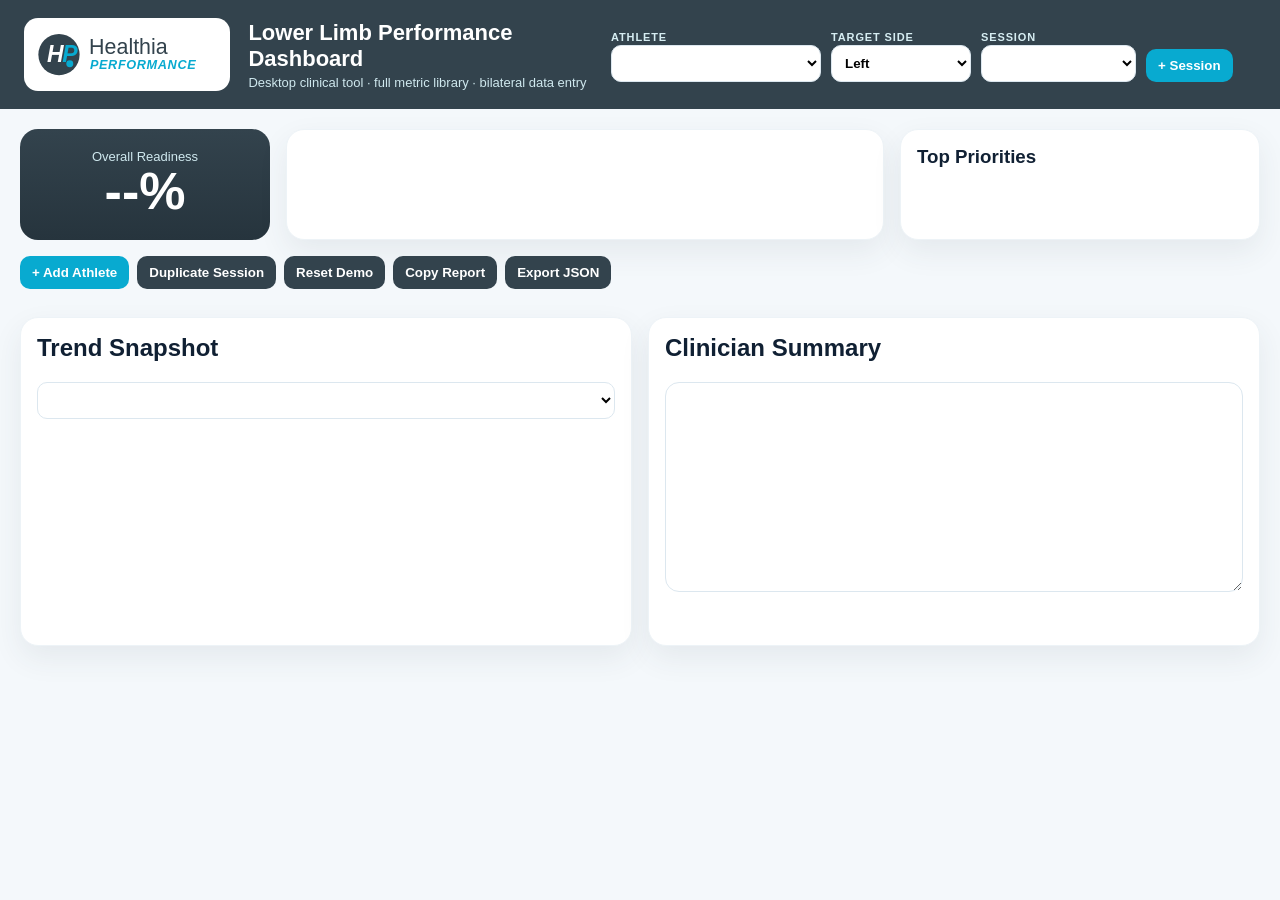
<file: hp-lower-limb-desktop/index.html>
<!doctype html><html lang="en"><head><meta charset="utf-8"><meta name="viewport" content="width=device-width,initial-scale=1"><title>HP Lower Limb Desktop Dashboard</title><style>:root{--char:#33434d;--cyan:#08aad0;--bg:#f4f8fb;--card:#fff;--text:#102033;--muted:#6a7b8f;--line:#dce7ef;--green:#13b878;--amber:#f1b33f;--red:#e94b6a}*{box-sizing:border-box}body{margin:0;background:var(--bg);font-family:-apple-system,BlinkMacSystemFont,Segoe UI,Inter,Arial,sans-serif;color:var(--text)}header{background:var(--char);color:#fff;padding:18px 24px;display:flex;align-items:center;justify-content:space-between;gap:20px;position:sticky;top:0;z-index:5}.brand{display:flex;align-items:center;gap:18px}.logo{background:#fff;border-radius:14px;padding:8px;width:230px}.logo svg{display:block;width:100%}.brand h1{margin:0;font-size:22px}.brand p{margin:3px 0 0;color:#cfe8ee;font-size:13px}.topcontrols{display:grid;grid-template-columns:210px 140px 155px 110px;gap:10px;align-items:end}label{font-size:11px;font-weight:900;text-transform:uppercase;letter-spacing:.08em;color:#d6edf2}select,input,textarea,button{font-family:inherit}select,input{width:100%;border:1px solid var(--line);border-radius:10px;padding:9px;background:#fff;font-weight:700}.wrap{padding:20px;max-width:1900px;margin:0 auto}.summary{display:grid;grid-template-columns:250px 1fr 360px;gap:16px;margin-bottom:16px}.panel{background:var(--card);border-radius:18px;padding:16px;box-shadow:0 12px 30px rgba(51,67,77,.08);border:1px solid #edf3f7}.score{background:linear-gradient(180deg,var(--char),#26343d);color:#fff;border-radius:18px;padding:18px;text-align:center}.score span{color:#cfe8ee;font-size:13px}.score b{display:block;font-size:52px;line-height:1}.score p{margin:5px 0 0}.domainGrid{display:grid;grid-template-columns:repeat(7,1fr);gap:8px}.domain{border:1px solid var(--line);border-radius:14px;padding:10px;cursor:pointer;background:#fff}.domain.active{border-color:var(--cyan);box-shadow:0 0 0 3px rgba(8,170,208,.12)}.domain h3{font-size:13px;margin:0 0 7px}.domain b{font-size:24px;color:var(--char)}.priority ol{margin:0;padding-left:20px;color:var(--muted);font-size:13px;line-height:1.45}.toolbar{display:flex;gap:8px;flex-wrap:wrap;margin-bottom:12px}.btn{background:var(--char);color:#fff;border:0;border-radius:10px;padding:9px 12px;font-weight:900;cursor:pointer}.btn.cyan{background:var(--cyan)}.tables{display:grid;gap:16px}.domainTable{background:#fff;border-radius:18px;box-shadow:0 12px 30px rgba(51,67,77,.08);border:1px solid #edf3f7;overflow:hidden}.domainTitle{display:flex;justify-content:space-between;align-items:center;background:#f9fcfd;border-bottom:1px solid var(--line);padding:12px 14px}.domainTitle h2{margin:0;font-size:18px}.domainTitle p{margin:3px 0 0;color:var(--muted);font-size:13px}.streamTags{display:flex;gap:6px;flex-wrap:wrap}.tag{background:#eaf7fb;color:#086b82;border:1px solid #cdeef6;border-radius:999px;font-size:12px;padding:4px 8px;font-weight:800}table{width:100%;border-collapse:collapse;font-size:13px}th,td{border-bottom:1px solid var(--line);padding:9px 8px;text-align:left;vertical-align:middle}th{background:#fbfdfe;color:#526678;font-size:11px;text-transform:uppercase;letter-spacing:.06em}td input{padding:7px;border-radius:8px}.metricName{font-weight:850}.target{color:var(--muted)}.status{display:inline-block;border-radius:999px;padding:4px 8px;font-size:11px;font-weight:900;color:#fff;min-width:72px;text-align:center}.pass{background:var(--green)}.watch{background:var(--amber);color:#352400}.fail{background:var(--red)}.muted{color:var(--muted)}.reportGrid{display:grid;grid-template-columns:1fr 1fr;gap:16px;margin-top:16px}textarea{width:100%;min-height:210px;border:1px solid var(--line);border-radius:14px;padding:12px}.chart{min-height:210px}.barrow{display:grid;grid-template-columns:110px 1fr 65px;gap:10px;align-items:center;margin:10px 0}.bartrack{height:18px;background:#e7f0f5;border-radius:999px;overflow:hidden}.barfill{height:100%;background:var(--cyan)}@media(max-width:1200px){.summary{grid-template-columns:1fr}.domainGrid{grid-template-columns:repeat(2,1fr)}.topcontrols{grid-template-columns:1fr 1fr}.reportGrid{grid-template-columns:1fr}}@media(max-width:760px){header{display:block}.logo{width:210px}.topcontrols{margin-top:12px;grid-template-columns:1fr}.wrap{padding:12px}table{font-size:12px}}</style></head><body><header><div class="brand"><div class="logo"><svg viewBox="0 0 1200 360" xmlns="http://www.w3.org/2000/svg"><circle cx="170" cy="180" r="130" fill="#33434d"/><text x="95" y="230" font-family="Arial" font-size="145" font-style="italic" font-weight="700" fill="#fff">H</text><text x="190" y="230" font-family="Arial" font-size="145" font-style="italic" font-weight="800" fill="#08aad0">P</text><circle cx="238" cy="238" r="22" fill="#08aad0"/><text x="360" y="178" font-family="Arial" font-size="135" font-weight="300" fill="#33434d">Healthia</text><text x="365" y="270" font-family="Arial" font-size="80" font-style="italic" font-weight="900" letter-spacing="4" fill="#08aad0">PERFORMANCE</text></svg></div><div><h1>Lower Limb Performance Dashboard</h1><p>Desktop clinical tool · full metric library · bilateral data entry</p></div></div><div class="topcontrols"><div><label>Athlete</label><select id="ath"></select></div><div><label>Target side</label><select id="side"><option value="left">Left</option><option value="right">Right</option></select></div><div><label>Session</label><select id="session"></select></div><div><button class="btn cyan" id="addSession">+ Session</button></div></div></header><main class="wrap"><section class="summary"><div class="score"><span>Overall Readiness</span><b id="overall">--%</b><p id="overallText"></p></div><div class="panel"><div class="domainGrid" id="domainGrid"></div></div><div class="panel priority"><h3 style="margin:0 0 8px">Top Priorities</h3><ol id="priorities"></ol></div></section><div class="toolbar"><button class="btn cyan" id="addAthlete">+ Add Athlete</button><button class="btn" id="duplicateSession">Duplicate Session</button><button class="btn" id="resetDemo">Reset Demo</button><button class="btn" id="copyReport">Copy Report</button><button class="btn" id="exportJson">Export JSON</button></div><section class="tables" id="tables"></section><section class="reportGrid"><div class="panel"><h2 style="margin-top:0">Trend Snapshot</h2><select id="trendMetric"></select><div id="chart" class="chart"></div></div><div class="panel"><h2 style="margin-top:0">Clinician Summary</h2><textarea id="report"></textarea></div></section></main><script>const U=1,B=0;const DOMAINS={motor:{name:'Motor Control & Capacity',desc:'Movement ownership, capacity and early landing tolerance.',streams:['Single-Leg Control','Capacity','Landing Prep','Bulletproofing'],items:[['sl_squat','Single-Leg Squat to 90°',20,'reps @ 40 bpm','gte',U],['split_squat','Split Squat',20,'reps @ 40 bpm','gte',U],['sl_bridge','Single-Leg Hamstring Bridge',20,'reps @ 40 bpm','gte',U],['sl_calf','Single-Leg Calf Raise',25,'reps @ 60 bpm','gte',U],['box_landing_lsi','Box Landing Peak Landing Force LSI',80,'%','gte',B]]},strength:{name:'Strength & Hypertrophy',desc:'Local torque, hypertrophy and global force capacity.',streams:['Quad','Hamstring','Calf/Soleus','Hip Strength','Bilateral Lift','Single-Leg Strength'],items:[['knee_ext','Knee Extension Strength',3.3,'Nm/kg','gte',U],['knee_flex','Knee Flexion Strength',2.0,'Nm/kg','gte',U],['seated_pf','Seated Plantarflexion Strength',200,'% BW','gte',U],['hip_abd','Hip Abduction Strength',2.0,'Nm/kg','gte',U],['sl_depth','5RM Single-Leg Squat Depth Average',105,'° knee flexion','gte',U],['front_squat','Front Squat 1RM',1.5,'× BW','gte',B],['deadlift','Deadlift 1RM',2.25,'× BW','gte',B],['split_load','Split Squat 5RM',0.5,'× BW','gte',U]]},power:{name:'Power & RFD',desc:'CMJ kinetics and landing kinematics.',streams:['Jump Power','Quad Speed','Hip Extension Power','Landing Kinematics'],items:[['dl_cmj','DL CMJ Height',38,'cm','gte',B],['dl_impulse','DL CMJ Concentric Impulse',2.6,'N·s/kg','gte',B],['dl_p2','DL CMJ P2 Impulse',45,'% total','gte',B],['dl_ecc','DL CMJ Eccentric Impulse',0.5,'N·s/kg','gte',B],['dl_power','DL CMJ Peak Power',52,'W/kg','gte',B],['dl_land','DL CMJ Peak Landing Force',[35,55],'N/kg','range',B],['sl_cmj','SL CMJ Height',17.1,'cm','gte',U],['sl_impulse','SL CMJ Concentric Impulse',1.35,'N·s/kg','gte',U],['sl_p2','SL CMJ P2 Contribution',45,'%','gte',U],['sl_ecc','SL CMJ Eccentric Impulse',0.35,'N·s/kg','gte',U],['sl_land','SL CMJ Peak Landing Force',[22,28],'N/kg','range',U],['cmj_knee_depth','CMJ Knee Flexion Depth',[65,90],'°','range',B],['cmj_hip_depth','CMJ Hip Flexion Depth',[50,80],'°','range',B],['land_knee_initial','Initial Landing Knee Flexion',[15,30],'°','range',B],['land_knee_peak','Peak Landing Knee Flexion',[45,70],'°','range',B],['land_hip','Landing Hip Flexion',[30,60],'°','range',B]]},reactive:{name:'Reactive Strength',desc:'RSI, contact time, hopping and stiffness.',streams:['Pogos','Drop Jump','SL Drop Jump','Hopping / Bounds'],items:[['dldj_rsi','DL Drop Jump RSI',1.3,'','gte',B],['dldj_gct','DL Drop Jump GCT',0.25,'s','lt',B],['sldj_rsi','SL Drop Jump RSI',0.52,'','gte',U],['sldj_gct','SL Drop Jump GCT',0.30,'s','lt',U],['triple_dist','Triple Crossover Hop Distance',650,'cm','gte',U],['triple_lsi','Triple Crossover Hop LSI',92,'%','gte',B]]},running:{name:'Linear Running',desc:'High-speed running kinematics.',streams:['Running Mechanics','Hip Lock','Acceleration','Max Velocity'],items:[['pelvic_tilt','Peak Pelvic Tilt',16,'°','lte',U],['pelvic_exc','Peak Pelvic Excursion',11,'°','lte',U],['trunk_angle','Peak Trunk Angle',11,'°','lte',U],['pelvic_ob_run','Peak Pelvic Obliquity',5,'°','gte',U],['hip_add','Peak Hip Adduction',13,'°','lte',U],['trunk_lat','Peak Trunk Lateral Flexion',12,'°','lte',U]]},cod:{name:'Change of Direction',desc:'Cutting and deceleration mechanics.',streams:['Deceleration','45° Cut','90° Cut','Reactive Cut','Sport Chaos'],items:[['pen_asym','Penultimate Foot Contact Asymmetry',10,'%','lt',B],['pen_time','Penultimate Foot Contact Time',0.46,'s','lt',U],['cod_knee','Peak Knee Flexion',[37,59],'°','range',U],['cod_hip','Peak Hip Flexion',[22,49],'°','range',U],['cod_trunk','Peak Trunk Flexion',5,'°','gt',U],['cod_pelvis','Peak Pelvic Obliquity',17,'°','gt',U]]},gates:{name:'Entry / Return Gates',desc:'Linear running, COD, full training and RTP gates.',streams:['Return to Run','COD Gate','Full Training','Return to Play'],items:[['rtr_ext','Run Gate Knee Extension',2.31,'Nm/kg','gte',U],['rtr_flex','Run Gate Knee Flexion',1.4,'Nm/kg','gte',U],['rtr_pf','Run Gate Seated PF',140,'% BW','gte',U],['rtr_slcmj','Run Gate SLCMJ Height',12,'cm','gte',U],['rtr_sldj','Run Gate SLDJ RSI',0.36,'','gte',U],['cod_ext','COD Gate Knee Extension',2.64,'Nm/kg','gte',U],['cod_flex','COD Gate Knee Flexion',1.6,'Nm/kg','gte',U],['cod_pf','COD Gate Seated PF',160,'% BW','gte',U],['cod_abd','COD Gate Hip Abduction',1.6,'Nm/kg','gte',U],['cod_slcmj','COD Gate SLCMJ Height',13.7,'cm','gte',U],['cod_sldj','COD Gate SLDJ RSI',0.42,'','gte',U],['full_ext','Full Training Knee Extension',3.0,'Nm/kg','gte',U],['full_flex','Full Training Knee Flexion',1.8,'Nm/kg','gte',U],['full_pf','Full Training Seated PF',180,'% BW','gte',U],['full_abd','Full Training Hip Abduction',1.8,'Nm/kg','gte',U],['full_slcmj','Full Training SLCMJ Height',15.4,'cm','gte',U],['full_sldj','Full Training SLDJ RSI',0.47,'','gte',U],['acl_rsi','ACL-RSI',60,'','gte',B],['rtp_ext','RTP Knee Extension',3.3,'Nm/kg','gte',U],['rtp_flex','RTP Knee Flexion',2.0,'Nm/kg','gte',U],['rtp_pf','RTP Seated PF',200,'% BW','gte',U],['rtp_abd','RTP Hip Abduction',2.0,'Nm/kg','gte',U],['rtp_slcmj','RTP SLCMJ Height',17.1,'cm','gte',U],['rtp_sldj','RTP SLDJ RSI',0.52,'','gte',U]]}};const KEYS=Object.keys(DOMAINS);const ALL=()=>KEYS.flatMap(k=>DOMAINS[k].items.map(m=>({m,k})));function blank(date){let s={date};ALL().forEach(o=>s[o.m[0]]=o.m[5]?{left:'',right:''}:'' );return s}function demo(){let s=blank('2026-05-01'),v={sl_squat:{left:24,right:18},split_squat:{left:23,right:22},sl_bridge:{left:22,right:20},sl_calf:{left:28,right:21},box_landing_lsi:84,knee_ext:{left:3.4,right:2.72},knee_flex:{left:2.05,right:1.62},seated_pf:{left:210,right:165},hip_abd:{left:2.05,right:1.72},sl_depth:{left:110,right:101},front_squat:.95,deadlift:1.55,split_load:{left:.48,right:.36},dl_cmj:31.5,dl_impulse:2.35,dl_p2:42,dl_ecc:.43,dl_power:47,dl_land:41,sl_cmj:{left:18.2,right:13.8},sl_impulse:{left:1.45,right:1.10},sl_p2:{left:47,right:39},sl_ecc:{left:.38,right:.28},sl_land:{left:25,right:20},cmj_knee_depth:62,cmj_hip_depth:48,land_knee_initial:12,land_knee_peak:42,land_hip:28,dldj_rsi:1.08,dldj_gct:.27,sldj_rsi:{left:.58,right:.41},sldj_gct:{left:.27,right:.33},triple_dist:{left:680,right:590},triple_lsi:88,pelvic_tilt:{left:14,right:17},pelvic_exc:{left:9,right:12},trunk_angle:{left:10,right:10},pelvic_ob_run:{left:6,right:4},hip_add:{left:11,right:14},trunk_lat:{left:9,right:10},pen_asym:14,pen_time:{left:.44,right:.49},cod_knee:{left:43,right:35},cod_hip:{left:32,right:20},cod_trunk:{left:8,right:6},cod_pelvis:{left:20,right:15},rtr_ext:{left:3.4,right:2.72},rtr_flex:{left:2.05,right:1.62},rtr_pf:{left:210,right:165},rtr_slcmj:{left:18.2,right:13.8},rtr_sldj:{left:.58,right:.41},cod_ext:{left:3.4,right:2.72},cod_flex:{left:2.05,right:1.62},cod_pf:{left:210,right:165},cod_abd:{left:2.05,right:1.72},cod_slcmj:{left:18.2,right:13.8},cod_sldj:{left:.58,right:.41},full_ext:{left:3.4,right:2.72},full_flex:{left:2.05,right:1.62},full_pf:{left:210,right:165},full_abd:{left:2.05,right:1.72},full_slcmj:{left:18.2,right:13.8},full_sldj:{left:.58,right:.41},acl_rsi:54,rtp_ext:{left:3.4,right:2.72},rtp_flex:{left:2.05,right:1.62},rtp_pf:{left:210,right:165},rtp_abd:{left:2.05,right:1.72},rtp_slcmj:{left:18.2,right:13.8},rtp_sldj:{left:.58,right:.41}};return Object.assign(s,v)}let db=JSON.parse(localStorage.HPDesktop||JSON.stringify({athletes:[{name:'Sample ACLR Athlete',side:'right',sessions:[demo()]}]})),ai=0,si=0,active='all';const $=id=>document.getElementById(id),A=()=>db.athletes[ai],S=()=>A().sessions[si];function save(){localStorage.HPDesktop=JSON.stringify(db)}function get(m,s=S(),a=A()){let x=s[m[0]];return m[5]?Number((x||{})[a.side]):Number(x)}function lsi(m,s=S()){let x=s[m[0]];if(!m[5]||!x||x.left===''||x.right==='')return null;let L=Number(x.left),R=Number(x.right);if(!L||!R)return null;return Math.round(Math.min(L,R)/Math.max(L,R)*100)}function status(m){let v=get(m);if(Number.isNaN(v))return ['fail','Missing',0];let t=m[2],d=m[4],p=false,r=0;if(d==='gte'){p=v>=t;r=v/t}if(d==='gt'){p=v>t;r=v/t}if(d==='lte'){p=v<=t;r=t/v}if(d==='lt'){p=v<t;r=t/v}if(d==='range'){p=v>=t[0]&&v<=t[1];let mid=(t[0]+t[1])/2;r=p?1:1-Math.min(Math.abs(v-mid)/mid,1)}let L=lsi(m),sym=!m[5]||L===null||L>=92;if(p&&sym)return ['pass','Pass',100];if(p&&!sym)return ['watch','LSI watch',70];if(r>=.85)return ['watch','Watch',70];return ['fail','Needs work',Math.max(0,Math.round(r*60))]}function score(k){let arr=DOMAINS[k].items.map(m=>status(m)[2]);return Math.round(arr.reduce((a,b)=>a+b,0)/arr.length)}function overall(){let arr=KEYS.map(score);return Math.round(arr.reduce((a,b)=>a+b,0)/arr.length)}function target(m){return m[4]==='range'?`${m[2][0]}–${m[2][1]} ${m[3]}`:`${m[4].includes('gt')?'≥':'<'} ${m[2]} ${m[3]}`}function setv(k,side,v){let s=S();if(side){s[k]=s[k]&&typeof s[k]==='object'?s[k]:{left:'',right:''};s[k][side]=v===''?'':Number(v)}else s[k]=v===''?'':Number(v);save();render()}function deficits(){return ALL().map(o=>({m:o.m,k:o.k,v:get(o.m),L:lsi(o.m),st:status(o.m)})).filter(x=>x.st[0]!=='pass').sort((a,b)=>a.st[2]-b.st[2])}function render(){ath.innerHTML=db.athletes.map((x,i)=>`<option value=${i}>${x.name}</option>`).join('');ath.value=ai;side.value=A().side;session.innerHTML=A().sessions.map((x,i)=>`<option value=${i}>${x.date}</option>`).join('');session.value=si;let o=overall();overall.innerText=o+'%';overallText.innerText=o>=85?'Ready profile':o>=70?'Developing profile':'Priority deficits';domainGrid.innerHTML=KEYS.map(k=>`<div class='domain ${active===k?'active':''}' onclick="active='${active===k?'all':k}';render()"><h3>${DOMAINS[k].name}</h3><b>${score(k)}%</b></div>`).join('');let d=deficits();priorities.innerHTML=d.slice(0,6).map(x=>`<li><b>${x.m[1]}</b> — ${x.m[5]?A().side+' ':''}${Number.isNaN(x.v)?'missing':x.v} ${x.m[3]}${x.L?`, LSI ${x.L}%`:''}; target ${target(x.m)}</li>`).join('')||'<li>All targets passed.</li>';let show=active==='all'?KEYS:[active];tables.innerHTML=show.map(k=>domainTable(k)).join('');trendMetric.innerHTML=ALL().map(o=>`<option value='${o.m[0]}'>${o.m[1]}</option>`).join('');drawChart();report.value=`${A().name}\nTarget side: ${A().side}\nSession: ${S().date}\nOverall readiness: ${o}%\n\nTop priorities:\n${d.slice(0,8).map((x,i)=>`${i+1}. ${x.m[1]}: ${x.m[5]?A().side+' ':''}${Number.isNaN(x.v)?'missing':x.v} ${x.m[3]}${x.L?`, LSI ${x.L}%`:''} vs ${target(x.m)}`).join('\n')}`}function domainTable(k){let D=DOMAINS[k];return `<div class=domainTable><div class=domainTitle><div><h2>${D.name}</h2><p>${D.desc}</p></div><div class=streamTags>${D.streams.map(s=>`<span class=tag>${s}</span>`).join('')}</div></div><table><thead><tr><th>Metric</th><th>Target</th><th>Left</th><th>Right</th><th>Target Side</th><th>LSI</th><th>Status</th></tr></thead><tbody>${D.items.map(m=>row(m)).join('')}</tbody></table></div>`}function row(m){let x=S()[m[0]],st=status(m),L=lsi(m);let left=m[5]?`<input type=number step=.01 value='${x?.left??''}' oninput="setv('${m[0]}','left',this.value)">`:'<span class=muted>—</span>';let right=m[5]?`<input type=number step=.01 value='${x?.right??''}' oninput="setv('${m[0]}','right',this.value)">`:'<span class=muted>—</span>';let bilateral=!m[5]?`<input type=number step=.01 value='${x??''}' oninput="setv('${m[0]}',null,this.value)">`:get(m)||'--';return `<tr><td class=metricName>${m[1]}</td><td class=target>${target(m)}</td><td>${left}</td><td>${right}</td><td>${bilateral} <span class=muted>${m[3]}</span></td><td>${L??'--'}${L?'%':''}</td><td><span class='status ${st[0]}'>${st[1]}</span></td></tr>`}function drawChart(){let key=trendMetric.value||'knee_ext',obj=ALL().find(o=>o.m[0]===key);if(!obj){chart.innerHTML='';return}let vals=A().sessions.map(ss=>({date:ss.date,v:get(obj.m,ss,A())})).filter(x=>!Number.isNaN(x.v));let max=Math.max(...vals.map(x=>x.v),1);chart.innerHTML=vals.map(x=>`<div class=barrow><span>${x.date}</span><div class=bartrack><div class=barfill style='width:${Math.min(100,x.v/max*100)}%'></div></div><b>${x.v}</b></div>`).join('')||'<p class=muted>No trend data yet.</p>'} }ath.onchange=e=>{ai=+e.target.value;si=0;render()};side.onchange=e=>{A().side=e.target.value;save();render()};session.onchange=e=>{si=+e.target.value;render()};trendMetric.onchange=()=>render();addAthlete.onclick=()=>{let name=prompt('Athlete name?')||'New Athlete';db.athletes.push({name,side:'right',sessions:[blank(new Date().toISOString().slice(0,10))]});ai=db.athletes.length-1;si=0;save();render()};addSession.onclick=()=>{let d=prompt('Session date? YYYY-MM-DD')||new Date().toISOString().slice(0,10);A().sessions.push(blank(d));si=A().sessions.length-1;save();render()};duplicateSession.onclick=()=>{let n=JSON.parse(JSON.stringify(S()));n.date=prompt('New session date? YYYY-MM-DD')||new Date().toISOString().slice(0,10);A().sessions.push(n);si=A().sessions.length-1;save();render()};resetDemo.onclick=()=>{localStorage.removeItem('HPDesktop');location.reload()};copyReport.onclick=()=>navigator.clipboard.writeText(report.value);exportJson.onclick=()=>{let b=new Blob([JSON.stringify(A(),null,2)],{type:'application/json'}),u=URL.createObjectURL(b),a=document.createElement('a');a.href=u;a.download=A().name.replaceAll(' ','_')+'.json';a.click()};render();</script></body></html>
</file>
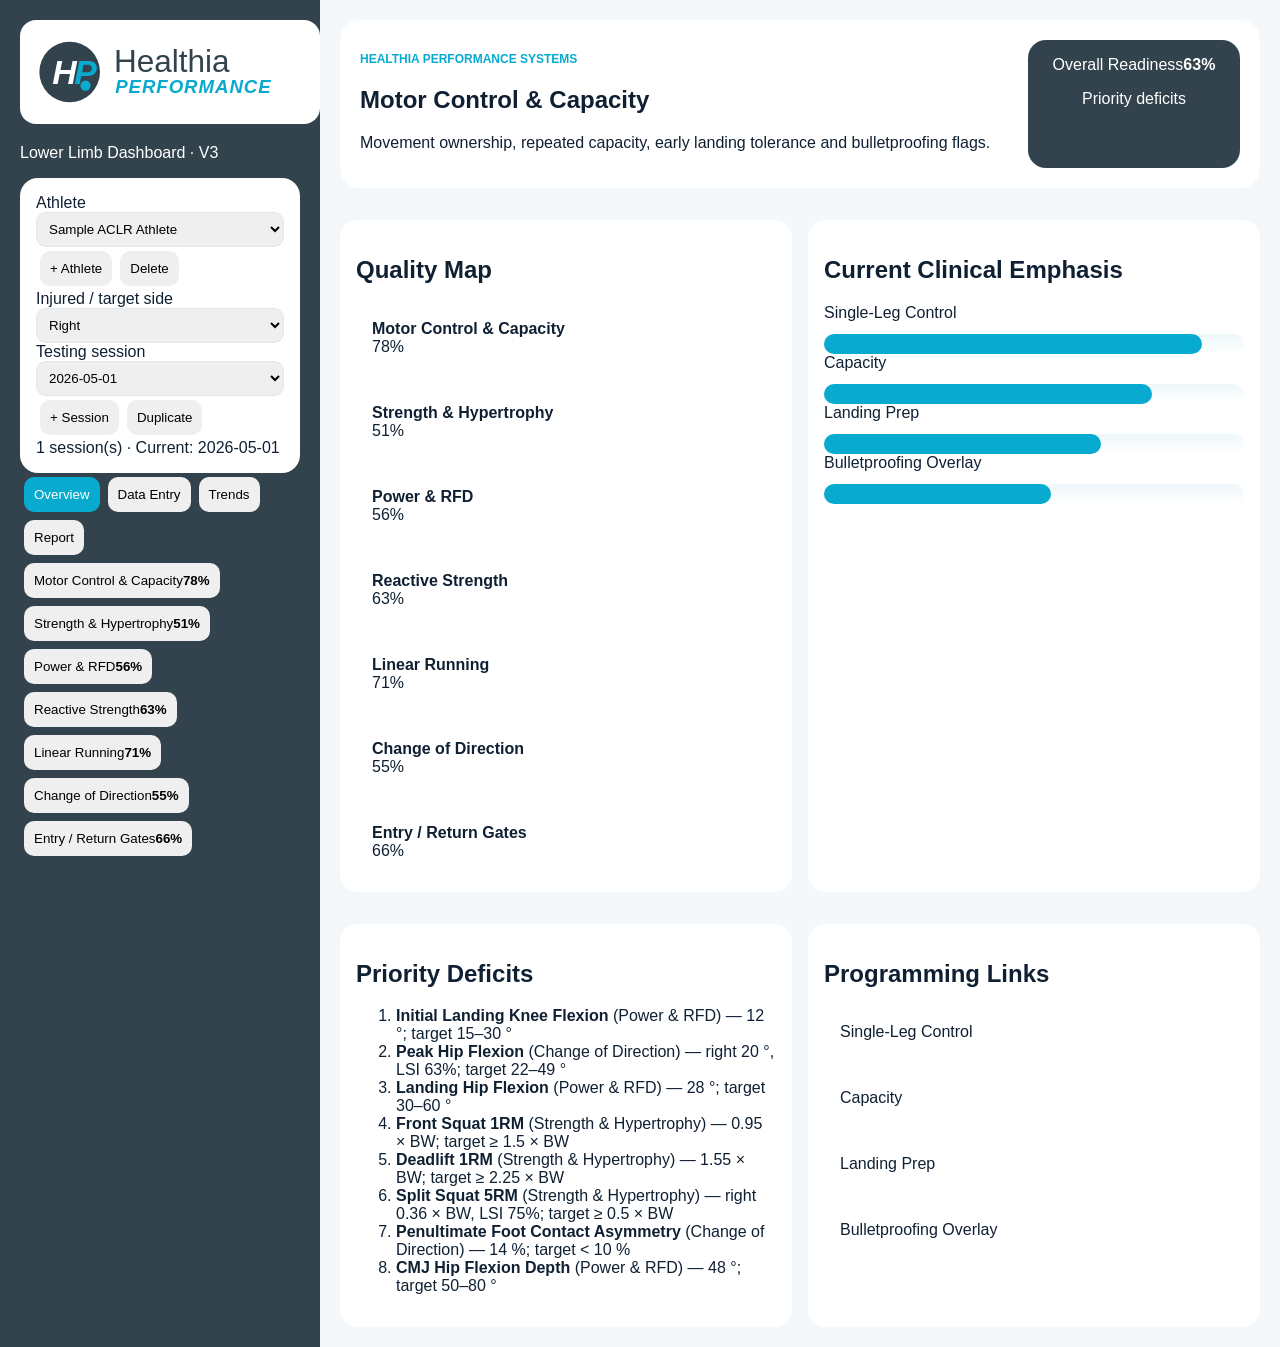
<file: hp-lower-limb-v3/index.html>
<!doctype html><html lang="en"><head><meta charset="utf-8"><meta name="viewport" content="width=device-width,initial-scale=1"><title>HP Lower Limb Dashboard V3</title><link rel="stylesheet" href="style.css"></head><body><div class="app"><aside class="side"><div class="brand"><img src="logo.svg" alt="Healthia Performance"><p>Lower Limb Dashboard · V3</p></div><div class="box"><label>Athlete</label><select id="ath"></select><div class="twobtn"><button id="newAth">+ Athlete</button><button id="delAth">Delete</button></div><label>Injured / target side</label><select id="side"><option value="left">Left</option><option value="right">Right</option></select><label>Testing session</label><select id="session"></select><div class="twobtn"><button id="newSess">+ Session</button><button id="dupSess">Duplicate</button></div><div id="meta" class="meta"></div></div><div class="tabs"><button data-tab="overview" class="active">Overview</button><button data-tab="entry">Data Entry</button><button data-tab="trends">Trends</button><button data-tab="report">Report</button></div><nav id="nav" class="nav"></nav></aside><main class="main"><section class="hero"><div><p class="eyebrow">Healthia Performance Systems</p><h1 id="title"></h1><p id="desc"></p></div><div class="scorebox"><span>Overall Readiness</span><b id="overall">--%</b><p id="overalltxt"></p></div></section><section id="overview" class="tabpage active"><div class="grid"><div class="panel"><h2>Quality Map</h2><div id="map" class="map"></div></div><div class="panel"><h2>Current Clinical Emphasis</h2><div id="bars"></div></div></div><div class="content"><div class="panel"><h2>Priority Deficits</h2><ol id="priorities" class="priorities"></ol></div><div class="panel"><h2>Programming Links</h2><div id="streams"></div></div></div></section><section id="entry" class="tabpage"><div class="panel"><div class="head"><h2>Metric Entry</h2><button id="reset">Reset Demo Data</button></div><p class="hint">Unilateral tests use Left + Right inputs and calculate injured-side value and LSI automatically.</p><div id="metrics" class="metrics"></div></div></section><section id="trends" class="tabpage"><div class="panel"><h2>Trend View</h2><p class="hint">Select a metric to view injured-side score across saved sessions. Local-browser data only until we add a real database, because apparently computers need somewhere to put things.</p><select id="trendMetric"></select><div id="chart" class="chart"></div></div></section><section id="report" class="tabpage"><div class="panel"><h2>Clinician Summary</h2><textarea id="summary"></textarea><div class="actions"><button id="copy">Copy Summary</button><button id="export">Export Athlete JSON</button><label class="filebtn">Import JSON<input id="import" type="file" accept="application/json"></label></div></div></section></main></div><script src="app.js"></script></body></html>
</file>
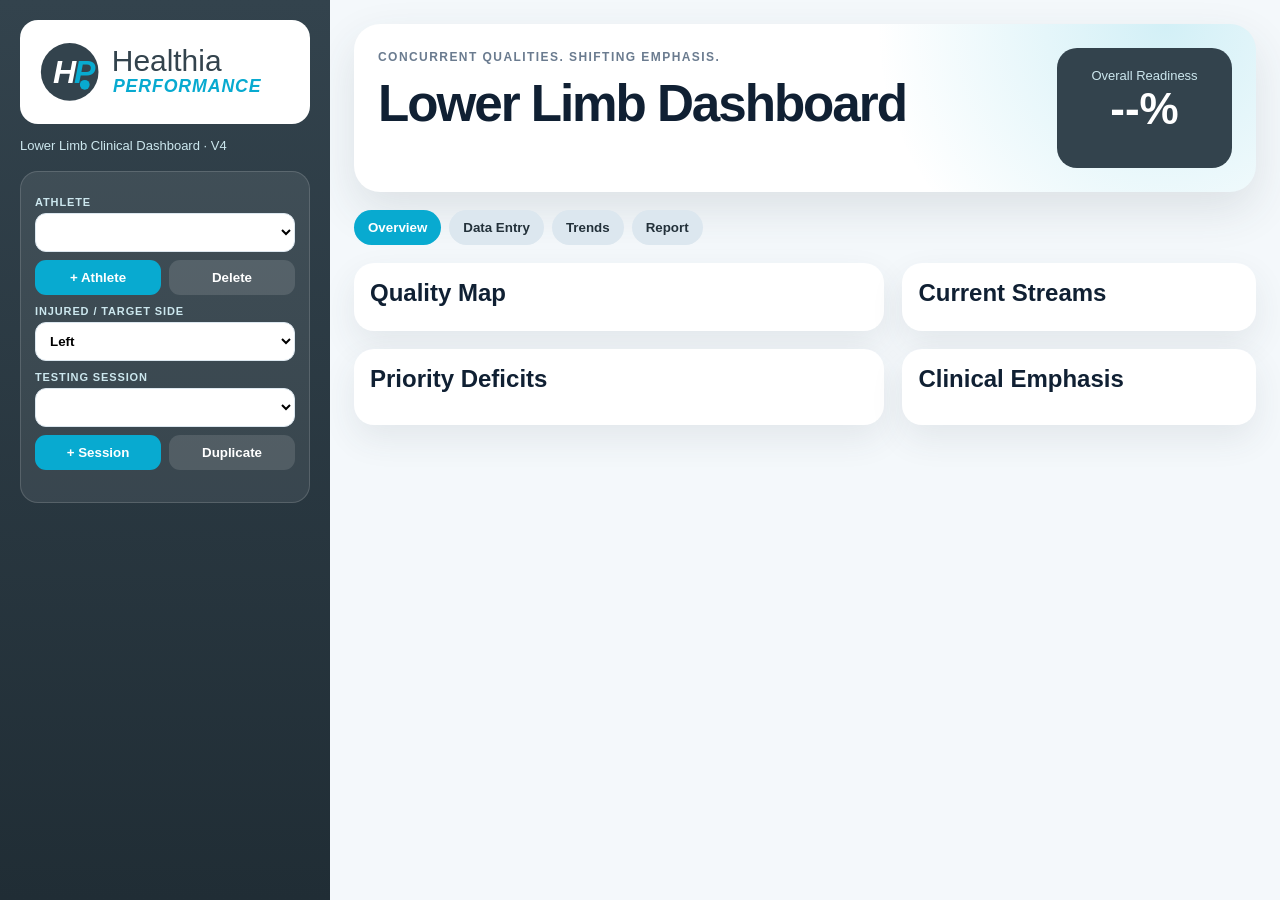
<file: hp-lower-limb-v4/index.html>
<!doctype html><html><head><meta charset="utf-8"><meta name="viewport" content="width=device-width,initial-scale=1"><title>HP Lower Limb Dashboard V4</title><style>:root{--char:#33434d;--cyan:#08aad0;--cyan2:#65d6ec;--bg:#f4f8fb;--card:#fff;--text:#102033;--muted:#6a7b8f;--line:#dce7ef;--green:#17bf7a;--amber:#f3b33d;--red:#ef476f}*{box-sizing:border-box}body{margin:0;background:var(--bg);font-family:-apple-system,BlinkMacSystemFont,Segoe UI,Inter,Arial,sans-serif;color:var(--text)}.app{display:grid;grid-template-columns:330px 1fr;min-height:100vh}.side{background:linear-gradient(180deg,var(--char),#202d35);color:#fff;padding:20px;position:sticky;top:0;height:100vh;overflow:auto}.logo{background:#fff;border-radius:18px;padding:12px;margin-bottom:14px}.logo svg{width:100%;display:block}.sub{color:#cce7ee;margin:0 0 18px;font-size:13px}.box{background:rgba(255,255,255,.08);border:1px solid rgba(255,255,255,.15);border-radius:18px;padding:14px;margin-bottom:14px}.box label{display:block;font-size:11px;text-transform:uppercase;letter-spacing:.08em;color:#cce7ee;font-weight:900;margin:10px 0 5px}select,input,textarea,button{font-family:inherit}select,input{width:100%;padding:10px;border:1px solid var(--line);border-radius:11px;background:#fff;font-weight:700}.row{display:grid;grid-template-columns:1fr 1fr;gap:8px}.side button,.btn{background:var(--cyan);color:#fff;border:0;border-radius:11px;padding:10px 12px;font-weight:900;cursor:pointer}.ghost{background:rgba(255,255,255,.12)!important}.nav{display:grid;gap:7px}.nav button{background:rgba(255,255,255,.06);border:1px solid rgba(255,255,255,.12);color:#fff;text-align:left;display:flex;justify-content:space-between;gap:10px}.nav button.active{background:rgba(8,170,208,.28);border-color:var(--cyan)}.main{padding:24px}.hero{background:radial-gradient(circle at 90% 0,rgba(8,170,208,.18),transparent 35%),#fff;border-radius:26px;padding:24px;display:flex;justify-content:space-between;gap:18px;box-shadow:0 18px 45px rgba(51,67,77,.12);margin-bottom:18px}.eyebrow{text-transform:uppercase;letter-spacing:.12em;font-weight:900;color:var(--cyan);font-size:12px;margin:0 0 8px}h1{font-size:clamp(30px,4vw,52px);letter-spacing:-.04em;margin:0}.hero p{color:var(--muted);line-height:1.5}.score{background:var(--char);color:#fff;border-radius:20px;padding:18px;min-width:175px;text-align:center}.score span{color:#cce7ee;font-size:13px}.score b{display:block;font-size:44px}.tabs{display:flex;gap:8px;flex-wrap:wrap;margin-bottom:18px}.tabs button{border:0;border-radius:999px;padding:10px 14px;background:#dce7ef;color:#23313a;font-weight:900}.tabs button.active{background:var(--cyan);color:#fff}.page{display:none}.page.active{display:block}.grid{display:grid;grid-template-columns:1.2fr .8fr;gap:18px}.cards{display:grid;grid-template-columns:repeat(auto-fit,minmax(190px,1fr));gap:12px}.panel,.card{background:#fff;border-radius:20px;padding:16px;box-shadow:0 14px 34px rgba(51,67,77,.09)}.card{border:1px solid var(--line);cursor:pointer}.card.active,.card:hover{border-color:var(--cyan);box-shadow:0 14px 34px rgba(8,170,208,.14)}.card h3,.panel h2{margin:0 0 8px}.scorepill{font-size:28px;font-weight:950;color:var(--char)}.metrics{display:grid;grid-template-columns:repeat(auto-fit,minmax(260px,1fr));gap:12px}.metric{background:#fff;border:1px solid var(--line);border-radius:18px;padding:14px}.metric h3{font-size:15px;margin:0 0 8px}.pill{display:inline-block;border-radius:999px;color:#fff;font-size:11px;font-weight:900;padding:4px 8px;margin-left:6px}.pass{background:var(--green)}.watch{background:var(--amber);color:#3b2900}.fail{background:var(--red)}.target,.calc,.hint{font-size:13px;color:var(--muted);line-height:1.4}.lr{display:grid;grid-template-columns:1fr 1fr;gap:8px}.lr small{display:block;color:var(--muted);font-weight:900;margin-bottom:4px}.priority{line-height:1.55;color:var(--muted)}.stream{border-left:4px solid var(--cyan);background:#f1f9fb;border-radius:12px;padding:10px;margin:7px 0;font-weight:850}.bar{margin:10px 0}.barline{height:10px;background:#e7f0f5;border-radius:999px;overflow:hidden}.barfill{height:100%;background:linear-gradient(90deg,var(--cyan),var(--green))}.chart{min-height:260px;background:linear-gradient(180deg,#f0f8fb,#fff);border:1px solid var(--line);border-radius:18px;padding:14px}.chartrow{display:grid;grid-template-columns:90px 1fr 60px;gap:10px;align-items:center;margin:10px 0}.chartbar{height:18px;background:#dce7ef;border-radius:999px;overflow:hidden}.chartbar div{height:100%;background:var(--cyan)}textarea{width:100%;min-height:220px;border:1px solid var(--line);border-radius:16px;padding:14px}.actions{display:flex;gap:8px;flex-wrap:wrap;margin-top:10px}.file{background:var(--char);color:#fff;border-radius:11px;padding:10px 12px;font-weight:900}.file input{display:none}@media(max-width:1000px){.app{grid-template-columns:1fr}.side{height:auto;position:relative}.grid{grid-template-columns:1fr}.hero{flex-direction:column}.main{padding:14px}}</style></head><body><div class="app"><aside class="side"><div class="logo"><svg viewBox="0 0 1200 360" xmlns="http://www.w3.org/2000/svg"><circle cx="170" cy="180" r="130" fill="#33434d"/><text x="95" y="230" font-family="Arial" font-size="145" font-style="italic" font-weight="700" fill="#fff">H</text><text x="190" y="230" font-family="Arial" font-size="145" font-style="italic" font-weight="800" fill="#08aad0">P</text><circle cx="238" cy="238" r="22" fill="#08aad0"/><text x="360" y="178" font-family="Arial" font-size="135" font-weight="300" fill="#33434d">Healthia</text><text x="365" y="270" font-family="Arial" font-size="80" font-style="italic" font-weight="900" letter-spacing="4" fill="#08aad0">PERFORMANCE</text></svg></div><p class="sub">Lower Limb Clinical Dashboard · V4</p><div class="box"><label>Athlete</label><select id="ath"></select><div class="row" style="margin-top:8px"><button id="addAth">+ Athlete</button><button id="delAth" class="ghost">Delete</button></div><label>Injured / target side</label><select id="side"><option value="left">Left</option><option value="right">Right</option></select><label>Testing Session</label><select id="sess"></select><div class="row" style="margin-top:8px"><button id="addSess">+ Session</button><button id="dupSess" class="ghost">Duplicate</button></div><p id="meta" class="sub"></p></div><nav id="nav" class="nav"></nav></aside><main class="main"><section class="hero"><div><p class="eyebrow">Concurrent qualities. Shifting emphasis.</p><h1 id="title">Lower Limb Dashboard</h1><p id="desc"></p></div><div class="score"><span>Overall Readiness</span><b id="overall">--%</b><p id="overallText"></p></div></section><div class="tabs"><button data-page="overview" class="active">Overview</button><button data-page="entry">Data Entry</button><button data-page="trends">Trends</button><button data-page="report">Report</button></div><section id="overview" class="page active"><div class="grid"><div class="panel"><h2>Quality Map</h2><div id="map" class="cards"></div></div><div class="panel"><h2>Current Streams</h2><div id="streams"></div></div></div><div class="grid" style="margin-top:18px"><div class="panel"><h2>Priority Deficits</h2><ol id="priorities" class="priority"></ol></div><div class="panel"><h2>Clinical Emphasis</h2><div id="bars"></div></div></div></section><section id="entry" class="page"><div class="panel"><h2 id="entryTitle">Metric Entry</h2><p class="hint">Unilateral tests use Left + Right inputs. The dashboard calculates target-side value and LSI automatically. Finally, the app behaves like it has met an actual clinician.</p><div id="metrics" class="metrics"></div></div></section><section id="trends" class="page"><div class="panel"><h2>Trend View</h2><select id="trendMetric"></select><div id="chart" class="chart"></div></div></section><section id="report" class="page"><div class="panel"><h2>Clinician Summary</h2><textarea id="summary"></textarea><div class="actions"><button class="btn" id="copy">Copy Summary</button><button class="btn" id="export">Export JSON</button><label class="file">Import JSON<input type="file" id="import" accept="application/json"></label></div></div></section></main></div><script>const U=1,B=0;const CATS={motor:{name:'Motor Control & Capacity',desc:'Movement ownership, repeated capacity, early landing tolerance and bulletproofing flags.',streams:['Single-Leg Control','Capacity','Landing Prep','Bulletproofing Overlay'],em:{Control:95,Capacity:85,Strength:35,Power:10,Reactive:10,Running:5,COD:0},items:[['sl_squat','Single-Leg Squat to 90°',20,'reps @ 40 bpm','gte',U],['split_squat','Split Squat',20,'reps @ 40 bpm','gte',U],['sl_bridge','Single-Leg Hamstring Bridge',20,'reps @ 40 bpm','gte',U],['sl_calf','Single-Leg Calf Raise',25,'reps @ 60 bpm','gte',U],['box_landing_lsi','Box Landing Peak Landing Force LSI',80,'%','gte',B]]},strength:{name:'Strength & Hypertrophy',desc:'Local torque, hypertrophy and global force capacity.',streams:['Quad','Hamstring','Calf / Soleus','Hip Strength','Bilateral Lift','Single-Leg Strength'],em:{Control:55,Capacity:65,Strength:100,Power:25,Reactive:10,Running:10,COD:5},items:[['knee_ext','Knee Extension Strength',3.3,'Nm/kg','gte',U],['knee_flex','Knee Flexion Strength',2.0,'Nm/kg','gte',U],['seated_pf','Seated Plantarflexion Strength',200,'% BW','gte',U],['hip_abd','Hip Abduction Strength',2.0,'Nm/kg','gte',U],['sl_depth','5RM Single-Leg Squat Depth Average',105,'° knee flexion','gte',U],['front_squat','Front Squat 1RM',1.5,'× BW','gte',B],['deadlift','Deadlift 1RM',2.25,'× BW','gte',B],['split_load','Split Squat 5RM',0.5,'× BW','gte',U]]},power:{name:'Power & RFD',desc:'DL and SL CMJ kinetics plus key landing kinematics.',streams:['Jump Power','Quad Speed','Hip Extension Power','Landing Kinematics'],em:{Control:45,Capacity:50,Strength:75,Power:100,Reactive:45,Running:30,COD:20},items:[['dl_cmj','DL CMJ Height',38,'cm','gte',B],['dl_impulse','DL CMJ Concentric Impulse',2.6,'N·s/kg','gte',B],['dl_p2','DL CMJ P2 Impulse',45,'% total','gte',B],['dl_ecc','DL CMJ Eccentric Impulse',0.5,'N·s/kg','gte',B],['dl_power','DL CMJ Peak Power',52,'W/kg','gte',B],['dl_land','DL CMJ Peak Landing Force',[35,55],'N/kg','range',B],['sl_cmj','SL CMJ Height',17.1,'cm','gte',U],['sl_impulse','SL CMJ Concentric Impulse',1.35,'N·s/kg','gte',U],['sl_p2','SL CMJ P2 Contribution',45,'%','gte',U],['sl_ecc','SL CMJ Eccentric Impulse',0.35,'N·s/kg','gte',U],['sl_land','SL CMJ Peak Landing Force',[22,28],'N/kg','range',U],['cmj_knee_depth','CMJ Knee Flexion Depth',[65,90],'°','range',B],['cmj_hip_depth','CMJ Hip Flexion Depth',[50,80],'°','range',B],['land_knee_initial','Initial Landing Knee Flexion',[15,30],'°','range',B],['land_knee_peak','Peak Landing Knee Flexion',[45,70],'°','range',B],['land_hip','Landing Hip Flexion',[30,60],'°','range',B]]},reactive:{name:'Reactive Strength',desc:'Fast force acceptance and rebound: RSI, GCT, hopping and stiffness.',streams:['Pogos','Drop Jump','SL Drop Jump','Hopping / Bounds'],em:{Control:45,Capacity:55,Strength:70,Power:75,Reactive:100,Running:50,COD:35},items:[['dldj_rsi','DL Drop Jump RSI',1.3,'','gte',B],['dldj_gct','DL Drop Jump GCT',0.25,'s','lt',B],['sldj_rsi','SL Drop Jump RSI',0.52,'','gte',U],['sldj_gct','SL Drop Jump GCT',0.30,'s','lt',U],['triple_dist','Triple Crossover Hop Distance',650,'cm','gte',U],['triple_lsi','Triple Crossover Hop LSI',92,'%','gte',B]]},running:{name:'Linear Running',desc:'High-speed mechanics: pelvis, trunk, hip adduction and exposure progression.',streams:['Running Mechanics','Hip Lock','Acceleration','Max Velocity Exposure'],em:{Control:50,Capacity:75,Strength:60,Power:65,Reactive:75,Running:100,COD:35},items:[['pelvic_tilt','Peak Pelvic Tilt',16,'°','lte',U],['pelvic_exc','Peak Pelvic Excursion',11,'°','lte',U],['trunk_angle','Peak Trunk Angle',11,'°','lte',U],['pelvic_ob_run','Peak Pelvic Obliquity',5,'°','gte',U],['hip_add','Peak Hip Adduction',13,'°','lte',U],['trunk_lat','Peak Trunk Lateral Flexion',12,'°','lte',U]]},cod:{name:'Change of Direction',desc:'Deceleration, cutting and sport-direction force redirection.',streams:['Deceleration','45° Cut','90° Cut','Reactive Cut','Sport Chaos'],em:{Control:55,Capacity:75,Strength:75,Power:75,Reactive:80,Running:75,COD:100},items:[['pen_asym','Penultimate Foot Contact Asymmetry',10,'%','lt',B],['pen_time','Penultimate Foot Contact Time',0.46,'s','lt',U],['cod_knee','Peak Knee Flexion',[37,59],'°','range',U],['cod_hip','Peak Hip Flexion',[22,49],'°','range',U],['cod_trunk','Peak Trunk Flexion',5,'°','gt',U],['cod_pelvis','Peak Pelvic Obliquity',17,'°','gt',U]]},gates:{name:'Entry / Return Gates',desc:'Linear running, COD, full training and return to play gate criteria.',streams:['Return to Run Gate','COD Gate','Full Training Gate','RTP Gate'],em:{Control:60,Capacity:85,Strength:90,Power:85,Reactive:85,Running:90,COD:85},items:[['rtr_ext','Run Gate Knee Extension',2.31,'Nm/kg','gte',U],['rtr_flex','Run Gate Knee Flexion',1.4,'Nm/kg','gte',U],['rtr_pf','Run Gate Seated PF',140,'% BW','gte',U],['rtr_slcmj','Run Gate SLCMJ Height',12,'cm','gte',U],['rtr_sldj','Run Gate SLDJ RSI',0.36,'','gte',U],['cod_ext','COD Gate Knee Extension',2.64,'Nm/kg','gte',U],['cod_flex','COD Gate Knee Flexion',1.6,'Nm/kg','gte',U],['cod_pf','COD Gate Seated PF',160,'% BW','gte',U],['cod_abd','COD Gate Hip Abduction',1.6,'Nm/kg','gte',U],['cod_slcmj','COD Gate SLCMJ Height',13.7,'cm','gte',U],['cod_sldj','COD Gate SLDJ RSI',0.42,'','gte',U],['full_ext','Full Training Knee Extension',3.0,'Nm/kg','gte',U],['full_flex','Full Training Knee Flexion',1.8,'Nm/kg','gte',U],['full_pf','Full Training Seated PF',180,'% BW','gte',U],['full_abd','Full Training Hip Abduction',1.8,'Nm/kg','gte',U],['full_slcmj','Full Training SLCMJ Height',15.4,'cm','gte',U],['full_sldj','Full Training SLDJ RSI',0.47,'','gte',U],['acl_rsi','ACL-RSI',60,'','gte',B],['rtp_ext','RTP Knee Extension',3.3,'Nm/kg','gte',U],['rtp_flex','RTP Knee Flexion',2.0,'Nm/kg','gte',U],['rtp_pf','RTP Seated PF',200,'% BW','gte',U],['rtp_abd','RTP Hip Abduction',2.0,'Nm/kg','gte',U],['rtp_slcmj','RTP SLCMJ Height',17.1,'cm','gte',U],['rtp_sldj','RTP SLDJ RSI',0.52,'','gte',U]]}};const KEYS=Object.keys(CATS);const ALL=()=>KEYS.flatMap(k=>CATS[k].items.map(m=>({...arr:m,cat:k})));function blank(date){let s={date};ALL().forEach(o=>s[o.arr[0]]=o.arr[5]?{left:'',right:''}:'' );return s}function demo(){let s=blank('2026-05-01'),v={sl_squat:{left:24,right:18},split_squat:{left:23,right:22},sl_bridge:{left:22,right:20},sl_calf:{left:28,right:21},box_landing_lsi:84,knee_ext:{left:3.4,right:2.72},knee_flex:{left:2.05,right:1.62},seated_pf:{left:210,right:165},hip_abd:{left:2.05,right:1.72},sl_depth:{left:110,right:101},front_squat:.95,deadlift:1.55,split_load:{left:.48,right:.36},dl_cmj:31.5,dl_impulse:2.35,dl_p2:42,dl_ecc:.43,dl_power:47,dl_land:41,sl_cmj:{left:18.2,right:13.8},sl_impulse:{left:1.45,right:1.10},sl_p2:{left:47,right:39},sl_ecc:{left:.38,right:.28},sl_land:{left:25,right:20},cmj_knee_depth:62,cmj_hip_depth:48,land_knee_initial:12,land_knee_peak:42,land_hip:28,dldj_rsi:1.08,dldj_gct:.27,sldj_rsi:{left:.58,right:.41},sldj_gct:{left:.27,right:.33},triple_dist:{left:680,right:590},triple_lsi:88,pelvic_tilt:{left:14,right:17},pelvic_exc:{left:9,right:12},trunk_angle:{left:10,right:10},pelvic_ob_run:{left:6,right:4},hip_add:{left:11,right:14},trunk_lat:{left:9,right:10},pen_asym:14,pen_time:{left:.44,right:.49},cod_knee:{left:43,right:35},cod_hip:{left:32,right:20},cod_trunk:{left:8,right:6},cod_pelvis:{left:20,right:15},rtr_ext:{left:3.4,right:2.72},rtr_flex:{left:2.05,right:1.62},rtr_pf:{left:210,right:165},rtr_slcmj:{left:18.2,right:13.8},rtr_sldj:{left:.58,right:.41},cod_ext:{left:3.4,right:2.72},cod_flex:{left:2.05,right:1.62},cod_pf:{left:210,right:165},cod_abd:{left:2.05,right:1.72},cod_slcmj:{left:18.2,right:13.8},cod_sldj:{left:.58,right:.41},full_ext:{left:3.4,right:2.72},full_flex:{left:2.05,right:1.62},full_pf:{left:210,right:165},full_abd:{left:2.05,right:1.72},full_slcmj:{left:18.2,right:13.8},full_sldj:{left:.58,right:.41},acl_rsi:54,rtp_ext:{left:3.4,right:2.72},rtp_flex:{left:2.05,right:1.62},rtp_pf:{left:210,right:165},rtp_abd:{left:2.05,right:1.72},rtp_slcmj:{left:18.2,right:13.8},rtp_sldj:{left:.58,right:.41}};return Object.assign(s,v)}let db=JSON.parse(localStorage.HPv4||JSON.stringify({athletes:[{name:'Sample ACLR Athlete',side:'right',sessions:[demo()]}]})),ai=0,si=0,cat='motor';const $=id=>document.getElementById(id),A=()=>db.athletes[ai],S=()=>A().sessions[si],M=()=>CATS[cat];function save(){localStorage.HPv4=JSON.stringify(db)}function get(m,s=S(),a=A()){let x=s[m[0]];return m[5]?Number((x||{})[a.side]):Number(x)}function lsi(m,s=S()){let x=s[m[0]];if(!m[5]||!x||x.left===''||x.right==='')return null;let L=Number(x.left),R=Number(x.right);if(!L||!R)return null;return Math.round(Math.min(L,R)/Math.max(L,R)*100)}function st(m){let v=get(m);if(v===''||Number.isNaN(v))return ['fail','Missing',0];let t=m[2],d=m[4],p=false,r=0;if(d==='gte'){p=v>=t;r=v/t}if(d==='gt'){p=v>t;r=v/t}if(d==='lte'){p=v<=t;r=t/v}if(d==='lt'){p=v<t;r=t/v}if(d==='range'){p=v>=t[0]&&v<=t[1];let mid=(t[0]+t[1])/2;r=p?1:1-Math.min(Math.abs(v-mid)/mid,1)}let L=lsi(m),sym=!m[5]||L===null||L>=92;if(p&&sym)return ['pass','Pass',100];if(p&&!sym)return ['watch','LSI watch',70];if(r>=.85)return ['watch','Watch',70];return ['fail','Needs work',Math.max(0,Math.round(r*60))]}function score(k){let a=CATS[k].items.map(m=>st(m)[2]);return Math.round(a.reduce((x,y)=>x+y,0)/a.length)}function overall(){let a=KEYS.map(score);return Math.round(a.reduce((x,y)=>x+y,0)/a.length)}function target(m){return m[4]==='range'?`${m[2][0]}–${m[2][1]} ${m[3]}`:`${m[4].includes('gt')?'≥':'<'} ${m[2]} ${m[3]}`}function setv(k,side,v){let s=S();if(side){s[k]=s[k]&&typeof s[k]==='object'?s[k]:{left:'',right:''};s[k][side]=v===''?'':Number(v)}else s[k]=v===''?'':Number(v);save();render()}function deficits(){return ALL().map(o=>({m:o.arr,cat:o.cat,v:get(o.arr),L:lsi(o.arr),s:st(o.arr)})).filter(x=>x.s[0]!=='pass').sort((a,b)=>a.s[2]-b.s[2])}function render(){let a=A(),s=S(),m=M(),o=overall();ath.innerHTML=db.athletes.map((x,i)=>`<option value=${i}>${x.name}</option>`).join('');ath.value=ai;side.value=a.side;sess.innerHTML=a.sessions.map((x,i)=>`<option value=${i}>${x.date}</option>`).join('');sess.value=si;meta.textContent=`${a.sessions.length} session(s) · ${s.date}`;title.textContent=m.name;desc.textContent=m.desc;overall.textContent=o+'%';overallText.textContent=o>=85?'Ready profile':o>=70?'Developing profile':'Priority deficits';nav.innerHTML=KEYS.map(k=>`<button class='${k===cat?'active':''}' onclick="cat='${k}';render()"><span>${CATS[k].name}</span><b>${score(k)}%</b></button>`).join('');map.innerHTML=KEYS.map(k=>`<div class='card ${k===cat?'active':''}' onclick="cat='${k}';render()"><h3>${CATS[k].name}</h3><div class=scorepill>${score(k)}%</div></div>`).join('');streams.innerHTML=m.streams.map(x=>`<div class=stream>${x}</div>`).join('');bars.innerHTML=Object.entries(m.em).map(([k,v])=>`<div class=bar><div>${k} <b>${v}%</b></div><div class=barline><div class=barfill style='width:${v}%'></div></div></div>`).join('');entryTitle.textContent=m.name+' · Metric Entry';metrics.innerHTML=m.items.map(mm=>{let x=s[mm[0]],ss=st(mm),L=lsi(mm);let input=mm[5]?`<div class=lr><label><small>Left</small><input type=number step=.01 value='${x?.left??''}' oninput="setv('${mm[0]}','left',this.value)"></label><label><small>Right</small><input type=number step=.01 value='${x?.right??''}' oninput="setv('${mm[0]}','right',this.value)"></label></div><p class=calc>Target side (${a.side}): <b>${get(mm)||'--'}</b> ${mm[3]} · LSI <b>${L??'--'}%</b></p>`:`<input type=number step=.01 value='${x??''}' oninput="setv('${mm[0]}',null,this.value)">`;return `<div class=metric><h3>${mm[1]} <span class='pill ${ss[0]}'>${ss[1]}</span></h3><p class=target>Target: <b>${target(mm)}</b></p>${input}</div>`}).join('');let d=deficits().slice(0,8);priorities.innerHTML=d.map(x=>`<li><b>${x.m[1]}</b> (${CATS[x.cat].name}) — ${x.m[5]?a.side+' ':''}${x.v||'missing'} ${x.m[3]}${x.L?`, LSI ${x.L}%`:''}; target ${target(x.m)}</li>`).join('')||'<li>All listed targets passed.</li>';let opts=ALL().map(o=>`<option value='${o.arr[0]}'>${o.arr[1]}</option>`).join('');trendMetric.innerHTML=opts;drawChart();summary.value=`${a.name}\nSide: ${a.side}\nSession: ${s.date}\nOverall readiness: ${o}%\n\nTop priorities:\n${d.slice(0,6).map((x,i)=>`${i+1}. ${x.m[1]}: ${x.m[5]?a.side+' ':''}${x.v||'missing'} ${x.m[3]}${x.L?`, LSI ${x.L}%`:''} vs ${target(x.m)}`).join('\n')}`}function drawChart(){let key=trendMetric.value||'knee_ext',obj=ALL().find(o=>o.arr[0]===key),mtr=obj?obj.arr:null;if(!mtr){chart.innerHTML='Select a metric';return}let vals=A().sessions.map(ss=>({date:ss.date,v:get(mtr,ss,A())})).filter(x=>!Number.isNaN(x.v));let max=Math.max(...vals.map(x=>x.v),1);chart.innerHTML=vals.map(x=>`<div class=chartrow><span>${x.date}</span><div class=chartbar><div style='width:${Math.min(100,x.v/max*100)}%'></div></div><b>${x.v}</b></div>`).join('')||'No session data yet.'}document.querySelectorAll('.tabs button').forEach(b=>b.onclick=()=>{document.querySelectorAll('.tabs button').forEach(x=>x.classList.remove('active'));b.classList.add('active');document.querySelectorAll('.page').forEach(x=>x.classList.remove('active'));$(b.dataset.page).classList.add('active')});trendMetric.onchange=drawChart}ath.onchange=e=>{ai=+e.target.value;si=0;render()};side.onchange=e=>{A().side=e.target.value;save();render()};sess.onchange=e=>{si=+e.target.value;render()};addAth.onclick=()=>{let name=prompt('Athlete name?')||'New Athlete';db.athletes.push({name,side:'right',sessions:[blank(new Date().toISOString().slice(0,10))]});ai=db.athletes.length-1;si=0;save();render()};delAth.onclick=()=>{if(db.athletes.length>1&&confirm('Delete athlete?')){db.athletes.splice(ai,1);ai=0;si=0;save();render()}};addSess.onclick=()=>{let d=prompt('Session date? YYYY-MM-DD')||new Date().toISOString().slice(0,10);A().sessions.push(blank(d));si=A().sessions.length-1;save();render()};dupSess.onclick=()=>{let n=JSON.parse(JSON.stringify(S()));n.date=prompt('New session date? YYYY-MM-DD')||new Date().toISOString().slice(0,10);A().sessions.push(n);si=A().sessions.length-1;save();render()};copy.onclick=()=>navigator.clipboard.writeText(summary.value);export.onclick=()=>{let b=new Blob([JSON.stringify(A(),null,2)],{type:'application/json'}),u=URL.createObjectURL(b),a=document.createElement('a');a.href=u;a.download=A().name.replaceAll(' ','_')+'.json';a.click()};import.onchange=e=>{let f=e.target.files[0],r=new FileReader();r.onload=()=>{db.athletes.push(JSON.parse(r.result));ai=db.athletes.length-1;si=0;save();render()};r.readAsText(f)};render();</script></body></html>
</file>
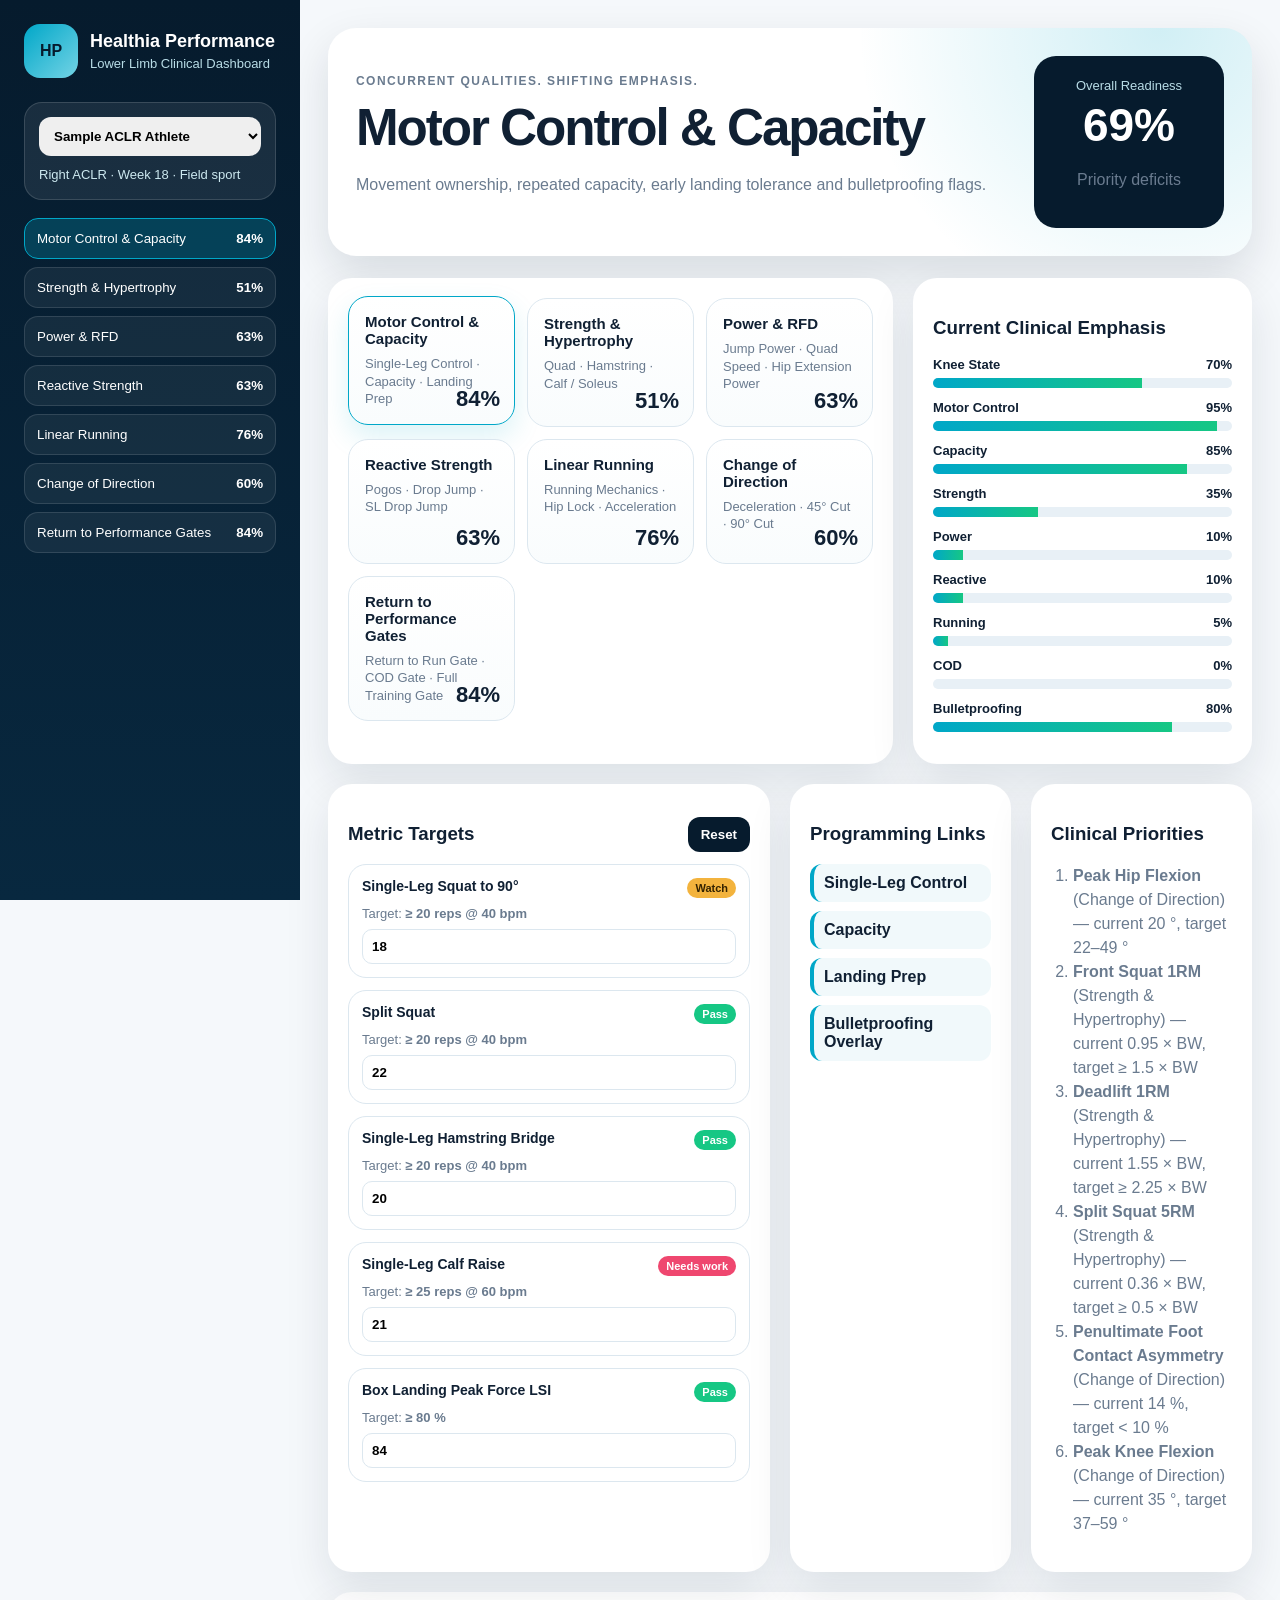
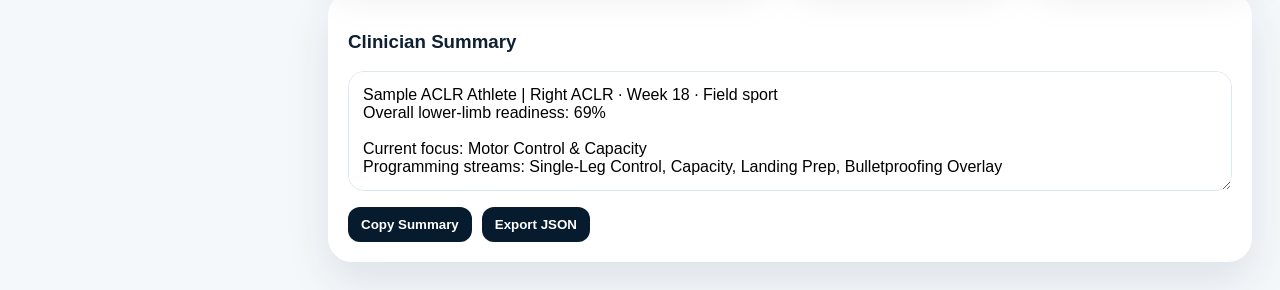
<file: hp-lower-limb/index.html>
<!doctype html><html lang="en"><head><meta charset="utf-8"><meta name="viewport" content="width=device-width,initial-scale=1"><title>HP Lower Limb Dashboard</title><style>:root{--navy:#061b2d;--blue:#00a7c8;--aqua:#73d3e5;--green:#16c784;--amber:#f3b33d;--red:#ef476f;--bg:#f5f8fb;--card:#fff;--muted:#6a7b8f;--line:#dce7ef}*{box-sizing:border-box}body{margin:0;background:var(--bg);font-family:-apple-system,BlinkMacSystemFont,Segoe UI,Inter,sans-serif;color:#102033}.wrap{display:grid;grid-template-columns:300px 1fr;min-height:100vh}.side{background:linear-gradient(180deg,var(--navy),#08283f);color:#fff;padding:24px;position:sticky;top:0;height:100vh;overflow:auto}.brand{display:flex;gap:12px;align-items:center;margin-bottom:24px}.mark{width:54px;height:54px;border-radius:16px;background:linear-gradient(135deg,var(--blue),var(--aqua));display:grid;place-items:center;font-weight:900;color:var(--navy)}h1{font-size:18px;margin:0}.brand p{margin:4px 0 0;color:#b8dce6;font-size:13px}.athlete{background:rgba(255,255,255,.08);border:1px solid rgba(255,255,255,.14);border-radius:18px;padding:14px;margin-bottom:18px}select{width:100%;padding:11px;border-radius:12px;border:0;font-weight:800}.meta{font-size:13px;color:#cce8ef;margin-top:10px;line-height:1.45}.nav{display:grid;gap:8px}.nav button{background:rgba(255,255,255,.06);border:1px solid rgba(255,255,255,.12);color:#fff;text-align:left;border-radius:14px;padding:12px;display:flex;justify-content:space-between;gap:10px;cursor:pointer}.nav button.active,.nav button:hover{border-color:var(--blue);background:rgba(0,167,200,.25)}.main{padding:28px}.hero{display:flex;justify-content:space-between;gap:20px;align-items:center;background:radial-gradient(circle at 90% 0,rgba(0,167,200,.18),transparent 35%),var(--card);border-radius:28px;padding:28px;box-shadow:0 18px 45px rgba(6,27,45,.12);margin-bottom:22px}.eyebrow{text-transform:uppercase;letter-spacing:.12em;color:var(--blue);font-size:12px;font-weight:900;margin:0 0 8px}.hero h2{font-size:clamp(30px,4vw,52px);letter-spacing:-.04em;margin:0}.hero p{color:var(--muted);line-height:1.5;max-width:780px}.scorebox{background:var(--navy);color:#fff;border-radius:22px;padding:20px;min-width:190px;text-align:center}.scorebox span{color:#b8dce6;font-size:13px}.scorebox b{display:block;font-size:46px;margin:4px 0}.grid{display:grid;grid-template-columns:1.25fr .75fr;gap:20px;margin-bottom:20px}.panel{background:var(--card);border-radius:24px;padding:20px;box-shadow:0 18px 45px rgba(6,27,45,.1)}.map{display:grid;grid-template-columns:repeat(3,1fr);gap:12px}.q{border:1px solid var(--line);border-radius:20px;padding:16px;min-height:125px;cursor:pointer;position:relative;background:linear-gradient(180deg,#fff,#f9fcfd)}.q.active,.q:hover{border-color:var(--blue);transform:translateY(-2px);box-shadow:0 12px 28px rgba(0,167,200,.14)}.q h3{margin:0 0 8px;font-size:15px}.q p{margin:0;color:var(--muted);font-size:13px;line-height:1.35}.q b{position:absolute;right:14px;bottom:12px;font-size:22px}.bar{margin-bottom:12px}.barlabel{display:flex;justify-content:space-between;font-size:13px;font-weight:800;margin-bottom:6px}.track{height:10px;border-radius:999px;background:#e8f0f6;overflow:hidden}.fill{height:100%;background:linear-gradient(90deg,var(--blue),var(--green))}.content{display:grid;grid-template-columns:1.4fr .7fr .7fr;gap:20px}.head{display:flex;justify-content:space-between;align-items:center}.btn,button.action{background:var(--navy);color:#fff;border:0;border-radius:12px;padding:10px 13px;font-weight:900;cursor:pointer}.metrics{display:grid;grid-template-columns:repeat(auto-fit,minmax(210px,1fr));gap:12px}.metric{border:1px solid var(--line);border-radius:18px;padding:13px}.mtop{display:flex;justify-content:space-between;gap:10px}.metric h4{margin:0;font-size:14px}.pill{border-radius:999px;font-size:11px;padding:4px 8px;font-weight:900;color:#fff;white-space:nowrap}.pass{background:var(--green)}.watch{background:var(--amber);color:#332200}.fail{background:var(--red)}.target{font-size:13px;color:var(--muted);margin:8px 0}.metric input{width:100%;padding:9px;border:1px solid var(--line);border-radius:10px;font-weight:900}.stream{border-left:4px solid var(--blue);background:#f1f9fb;border-radius:12px;padding:10px;margin-bottom:9px;font-weight:800}.priorities{padding-left:22px;color:var(--muted);line-height:1.5}textarea{width:100%;border:1px solid var(--line);border-radius:16px;padding:14px;font:inherit;min-height:120px}.actions{display:flex;gap:10px;margin-top:12px}@media(max-width:1000px){.wrap{grid-template-columns:1fr}.side{height:auto;position:relative}.grid,.content{grid-template-columns:1fr}.map{grid-template-columns:repeat(2,1fr)}}@media(max-width:620px){.main{padding:14px}.hero{flex-direction:column;align-items:stretch}.map{grid-template-columns:1fr}}</style></head><body><div class="wrap"><aside class="side"><div class="brand"><div class="mark">HP</div><div><h1>Healthia Performance</h1><p>Lower Limb Clinical Dashboard</p></div></div><div class="athlete"><select id="ath"></select><div id="meta" class="meta"></div></div><nav id="nav" class="nav"></nav></aside><main class="main"><section class="hero"><div><p class="eyebrow">Concurrent qualities. Shifting emphasis.</p><h2 id="title"></h2><p id="desc"></p></div><div class="scorebox"><span>Overall Readiness</span><b id="overall">--%</b><p id="overalltxt"></p></div></section><section class="grid"><div class="panel"><div id="map" class="map"></div></div><div class="panel"><h3>Current Clinical Emphasis</h3><div id="bars"></div></div></section><section class="content"><div class="panel"><div class="head"><h3>Metric Targets</h3><button class="btn" id="reset">Reset</button></div><div id="metrics" class="metrics"></div></div><div class="panel"><h3>Programming Links</h3><div id="streams"></div></div><div class="panel"><h3>Clinical Priorities</h3><ol id="priorities" class="priorities"></ol></div></section><section class="panel" style="margin-top:20px"><h3>Clinician Summary</h3><textarea id="summary"></textarea><div class="actions"><button class="action" id="copy">Copy Summary</button><button class="action" id="export">Export JSON</button></div></section></main></div><script>const STAGES=[{id:'motor',name:'Motor Control & Capacity',desc:'Movement ownership, repeated capacity, early landing tolerance and bulletproofing flags.',streams:['Single-Leg Control','Capacity','Landing Prep','Bulletproofing Overlay'],em:{'Knee State':70,'Motor Control':95,Capacity:85,Strength:35,Power:10,Reactive:10,Running:5,COD:0,Bulletproofing:80},m:[['sl_squat','Single-Leg Squat to 90°',20,'reps @ 40 bpm','gte'],['split_squat','Split Squat',20,'reps @ 40 bpm','gte'],['sl_bridge','Single-Leg Hamstring Bridge',20,'reps @ 40 bpm','gte'],['sl_calf','Single-Leg Calf Raise',25,'reps @ 60 bpm','gte'],['box_landing_lsi','Box Landing Peak Force LSI',80,'%','gte']]},{id:'strength',name:'Strength & Hypertrophy',desc:'Local torque, hypertrophy and global force capacity.',streams:['Quad','Hamstring','Calf / Soleus','Hip Strength','Bilateral Lift','Single-Leg Strength'],em:{'Knee State':30,'Motor Control':55,Capacity:65,Strength:100,Power:25,Reactive:10,Running:10,COD:5,Bulletproofing:65},m:[['knee_ext','Knee Extension Strength',3.3,'Nm/kg','gte'],['knee_flex','Knee Flexion Strength',2.0,'Nm/kg','gte'],['seated_pf','Seated Plantarflexion Strength',200,'% BW','gte'],['hip_abd','Hip Abduction Strength',2.0,'Nm/kg','gte'],['sl_depth','5RM SL Squat Depth Average',105,'° knee flexion','gte'],['front_squat','Front Squat 1RM',1.5,'× BW','gte'],['deadlift','Deadlift 1RM',2.25,'× BW','gte'],['split_load','Split Squat 5RM',0.5,'× BW','gte']]},{id:'power',name:'Power & RFD',desc:'Force expressed quickly through double-leg and single-leg countermovement jumping.',streams:['Jump Power','Quad Speed','Hip Extension Power','Landing Kinematics'],em:{'Knee State':15,'Motor Control':45,Capacity:50,Strength:75,Power:100,Reactive:45,Running:30,COD:20,Bulletproofing:35},m:[['dl_cmj','DL CMJ Height',38,'cm','gte'],['dl_impulse','DL CMJ Concentric Impulse',2.6,'N·s/kg','gte'],['dl_p2','DL CMJ P2 Impulse',45,'% total','gte'],['dl_ecc','DL CMJ Eccentric Impulse',0.5,'N·s/kg','gte'],['dl_power','DL CMJ Peak Power',52,'W/kg','gte'],['dl_land','DL CMJ Peak Landing Force',[35,55],'N/kg','range'],['sl_cmj','SL CMJ Height',17.1,'cm','gte'],['sl_impulse','SL CMJ Concentric Impulse',1.35,'N·s/kg','gte'],['sl_p2','SL CMJ P2 Contribution',45,'%','gte'],['sl_ecc','SL CMJ Eccentric Impulse',0.35,'N·s/kg','gte'],['sl_land','SL CMJ Peak Landing Force',[22,28],'N/kg','range']]},{id:'reactive',name:'Reactive Strength',desc:'Fast force acceptance and rebound. RSI, contact time, hopping and stiffness.',streams:['Pogos','Drop Jump','SL Drop Jump','Hopping / Bounds'],em:{'Knee State':10,'Motor Control':45,Capacity:55,Strength:70,Power:75,Reactive:100,Running:50,COD:35,Bulletproofing:40},m:[['dldj_rsi','DL Drop Jump RSI',1.3,'','gte'],['dldj_gct','DL Drop Jump GCT',0.25,'s','lte'],['sldj_rsi','SL Drop Jump RSI',0.52,'','gte'],['sldj_gct','SL Drop Jump GCT',0.30,'s','lte'],['triple_dist','Triple Crossover Hop Distance',650,'cm','gte'],['triple_lsi','Triple Crossover Hop LSI',92,'%','gte']]},{id:'running',name:'Linear Running',desc:'High-speed mechanics: pelvis, trunk, hip adduction and exposure progression.',streams:['Running Mechanics','Hip Lock','Acceleration','Max Velocity Exposure'],em:{'Knee State':10,'Motor Control':50,Capacity:75,Strength:60,Power:65,Reactive:75,Running:100,COD:35,Bulletproofing:45},m:[['pelvic_tilt','Peak Pelvic Tilt',16,'°','lte'],['pelvic_exc','Peak Pelvic Excursion',11,'°','lte'],['trunk_angle','Peak Trunk Angle',11,'°','lte'],['pelvic_ob_run','Peak Pelvic Obliquity',5,'°','gte'],['hip_add','Peak Hip Adduction',13,'°','lte'],['trunk_lat','Peak Trunk Lateral Flexion',12,'°','lte']]},{id:'cod',name:'Change of Direction',desc:'Deceleration, cutting and sport-direction force redirection.',streams:['Deceleration','45° Cut','90° Cut','Reactive Cut','Sport Chaos'],em:{'Knee State':5,'Motor Control':55,Capacity:75,Strength:75,Power:75,Reactive:80,Running:75,COD:100,Bulletproofing:55},m:[['pen_asym','Penultimate Foot Contact Asymmetry',10,'%','lt'],['pen_time','Penultimate Foot Contact Time',0.46,'s','lt'],['cod_knee','Peak Knee Flexion',[37,59],'°','range'],['cod_hip','Peak Hip Flexion',[22,49],'°','range'],['cod_trunk','Peak Trunk Flexion',5,'°','gt'],['cod_pelvis','Peak Pelvic Obliquity',17,'°','gt']]},{id:'rtp',name:'Return to Performance Gates',desc:'Entry gates for running, COD, full training and return to play.',streams:['Return to Run Gate','COD Gate','Full Training Gate','RTP Gate'],em:{'Knee State':20,'Motor Control':60,Capacity:85,Strength:90,Power:85,Reactive:85,Running:90,COD:85,Bulletproofing:60},m:[['rtr_ext','Run Gate Knee Extension',2.31,'Nm/kg','gte'],['rtr_flex','Run Gate Knee Flexion',1.4,'Nm/kg','gte'],['rtr_pf','Run Gate Seated PF',140,'% BW','gte'],['rtr_slcmj','Run Gate SLCMJ',12,'cm','gte'],['rtr_sldj','Run Gate SLDJ RSI',0.36,'','gte'],['cod_ext','COD Gate Knee Extension',2.64,'Nm/kg','gte'],['full_ext','Full Training Knee Extension',3.0,'Nm/kg','gte'],['acl_rsi','ACL-RSI',60,'','gte'],['rtp_ext','RTP Knee Extension',3.3,'Nm/kg','gte'],['rtp_sldj','RTP SLDJ RSI',0.52,'','gte']]}];const DEFAULT=[{id:'sample',name:'Sample ACLR Athlete',meta:'Right ACLR · Week 18 · Field sport',v:{sl_squat:18,split_squat:22,sl_bridge:20,sl_calf:21,box_landing_lsi:84,knee_ext:2.72,knee_flex:1.62,seated_pf:165,hip_abd:1.72,sl_depth:101,front_squat:.95,deadlift:1.55,split_load:.36,dl_cmj:31.5,dl_impulse:2.35,dl_p2:42,dl_ecc:.43,dl_power:47,dl_land:41,sl_cmj:13.8,sl_impulse:1.1,sl_p2:39,sl_ecc:.28,sl_land:20,dldj_rsi:1.08,dldj_gct:.27,sldj_rsi:.41,sldj_gct:.33,triple_dist:590,triple_lsi:88,pelvic_tilt:17,pelvic_exc:12,trunk_angle:10,pelvic_ob_run:4,hip_add:14,trunk_lat:10,pen_asym:14,pen_time:.49,cod_knee:35,cod_hip:20,cod_trunk:6,cod_pelvis:15,rtr_ext:2.72,rtr_flex:1.62,rtr_pf:165,rtr_slcmj:13.8,rtr_sldj:.41,cod_ext:2.72,full_ext:2.72,acl_rsi:54,rtp_ext:2.72,rtp_sldj:.41}},{id:'late',name:'Late Stage Athlete',meta:'Left ACLR · Week 34 · Soccer',v:{sl_squat:24,split_squat:25,sl_bridge:24,sl_calf:31,box_landing_lsi:92,knee_ext:3.35,knee_flex:2.05,seated_pf:212,hip_abd:2.08,sl_depth:108,front_squat:1.52,deadlift:2.20,split_load:.52,dl_cmj:39.2,dl_impulse:2.72,dl_p2:47,dl_ecc:.54,dl_power:54,dl_land:48,sl_cmj:17.5,sl_impulse:1.40,sl_p2:46,sl_ecc:.36,sl_land:24,dldj_rsi:1.42,dldj_gct:.23,sldj_rsi:.56,sldj_gct:.28,triple_dist:670,triple_lsi:94,pelvic_tilt:14,pelvic_exc:9,trunk_angle:10,pelvic_ob_run:6,hip_add:11,trunk_lat:9,pen_asym:8,pen_time:.44,cod_knee:43,cod_hip:32,cod_trunk:8,cod_pelvis:20,rtr_ext:3.35,rtr_flex:2.05,rtr_pf:212,rtr_slcmj:17.5,rtr_sldj:.56,cod_ext:3.35,full_ext:3.35,acl_rsi:72,rtp_ext:3.35,rtp_sldj:.56}}];let athletes=JSON.parse(localStorage.hpLL||JSON.stringify(DEFAULT)),aid=athletes[0].id,sid='motor';const $=id=>document.getElementById(id),A=()=>athletes.find(x=>x.id===aid),S=()=>STAGES.find(x=>x.id===sid);function save(){localStorage.hpLL=JSON.stringify(athletes)}function stat(m,v){if(v===''||v==null)return['fail','Missing',0];v=+v;let t=m[2],dir=m[4],pass=false,ratio=0;if(dir==='gte'){pass=v>=t;ratio=v/t}if(dir==='gt'){pass=v>t;ratio=v/t}if(dir==='lte'){pass=v<=t;ratio=t/v}if(dir==='lt'){pass=v<t;ratio=t/v}if(dir==='range'){pass=v>=t[0]&&v<=t[1];let mid=(t[0]+t[1])/2;ratio=pass?1:1-Math.min(Math.abs(v-mid)/mid,1)}if(pass)return['pass','Pass',100];if(ratio>=.85)return['watch','Watch',70];return['fail','Needs work',Math.max(0,Math.round(ratio*60))]}function score(st,a=A()){let r=st.m.map(m=>stat(m,a.v[m[0]])[2]);return Math.round(r.reduce((x,y)=>x+y,0)/r.length)}function overall(){let r=STAGES.map(s=>score(s));return Math.round(r.reduce((a,b)=>a+b,0)/r.length)}function tt(m){return m[4]==='range'?`${m[2][0]}–${m[2][1]} ${m[3]}`:`${m[4].includes('gt')?'≥':'<'} ${m[2]} ${m[3]}`}function render(){let a=A(),s=S(),o=overall();$('ath').innerHTML=athletes.map(x=>`<option value="${x.id}" ${x.id===aid?'selected':''}>${x.name}</option>`).join('');$('meta').textContent=a.meta;$('nav').innerHTML=STAGES.map(x=>`<button class="${x.id===sid?'active':''}" onclick="sid='${x.id}';render()"><span>${x.name}</span><b>${score(x)}%</b></button>`).join('');$('title').textContent=s.name;$('desc').textContent=s.desc;$('overall').textContent=o+'%';$('overalltxt').textContent=o>=85?'Ready profile':o>=70?'Developing profile':'Priority deficits';$('map').innerHTML=STAGES.map(x=>`<div class="q ${x.id===sid?'active':''}" onclick="sid='${x.id}';render()"><h3>${x.name}</h3><p>${x.streams.slice(0,3).join(' · ')}</p><b>${score(x)}%</b></div>`).join('');$('bars').innerHTML=Object.entries(s.em).map(([k,v])=>`<div class="bar"><div class="barlabel"><span>${k}</span><span>${v}%</span></div><div class="track"><div class="fill" style="width:${v}%"></div></div></div>`).join('');$('metrics').innerHTML=s.m.map(m=>{let v=a.v[m[0]]??'',st=stat(m,v);return`<div class="metric"><div class="mtop"><h4>${m[1]}</h4><span class="pill ${st[0]}">${st[1]}</span></div><div class="target">Target: <b>${tt(m)}</b></div><input type="number" step="0.01" value="${v}" oninput="A().v['${m[0]}']=this.value===''?'':+this.value;save();render()"></div>`}).join('');$('streams').innerHTML=s.streams.map(x=>`<div class="stream">${x}</div>`).join('');let all=STAGES.flatMap(st=>st.m.map(m=>({m,stage:st.name,v:a.v[m[0]],s:stat(m,a.v[m[0]])}))).filter(x=>x.s[0]!=='pass').sort((x,y)=>x.s[2]-y.s[2]).slice(0,6);$('priorities').innerHTML=all.length?all.map(x=>`<li><b>${x.m[1]}</b> (${x.stage}) — current ${x.v??'missing'} ${x.m[3]}, target ${tt(x.m)}</li>`).join(''):'<li>All listed targets passed. Annoyingly competent.</li>';$('summary').value=`${a.name} | ${a.meta}\nOverall lower-limb readiness: ${o}%\n\nCurrent focus: ${s.name}\nProgramming streams: ${s.streams.join(', ')}\n\nTop priorities:\n${all.slice(0,4).map((x,i)=>`${i+1}. ${x.m[1]}: ${x.v??'missing'} ${x.m[3]} vs ${tt(x.m)}`).join('\n')}`}$('ath').onchange=e=>{aid=e.target.value;render()};$('reset').onclick=()=>{athletes=JSON.parse(JSON.stringify(DEFAULT));aid=athletes[0].id;save();render()};$('copy').onclick=()=>navigator.clipboard.writeText($('summary').value).then(()=>alert('Summary copied.'));$('export').onclick=()=>{let b=new Blob([JSON.stringify(A(),null,2)],{type:'application/json'}),u=URL.createObjectURL(b),l=document.createElement('a');l.href=u;l.download=A().id+'_hp_lower_limb.json';l.click();URL.revokeObjectURL(u)};render();</script></body></html>
</file>
<file: hp-lower-limb-v3/style.css>
body{margin:0;font-family:-apple-system,BlinkMacSystemFont,Segoe UI,sans-serif;background:#f5f8fb;color:#102033}.app{display:grid;grid-template-columns:320px 1fr;min-height:100vh}.side{background:#33434d;color:#fff;padding:20px}.brand img{width:100%;background:#fff;border-radius:16px;padding:10px}.box,.panel{background:#fff;border-radius:18px;padding:16px;color:#102033;margin-top:16px}.side .box{color:#102033}.tabs button,.nav button,button{padding:10px;border:0;border-radius:10px;margin:4px;cursor:pointer}.tabs button.active{background:#08aad0;color:#fff}.main{padding:20px}.hero{background:#fff;border-radius:20px;padding:20px;display:flex;justify-content:space-between}.grid,.content{display:grid;grid-template-columns:1fr 1fr;gap:16px;margin-top:16px}.metrics{display:grid;grid-template-columns:repeat(auto-fit,minmax(240px,1fr));gap:12px}.metric{border:1px solid #dce7ef;border-radius:14px;padding:12px}.lr{display:grid;grid-template-columns:1fr 1fr;gap:8px}.tabpage{display:none}.tabpage.active{display:block}.chart{height:220px;background:linear-gradient(180deg,#eef7fa,#fff);border-radius:14px;margin-top:12px}.scorebox{background:#33434d;color:#fff;border-radius:18px;padding:16px;min-width:180px;text-align:center}.eyebrow{color:#08aad0;font-size:12px;font-weight:800;text-transform:uppercase}.actions{display:flex;gap:8px;flex-wrap:wrap}.filebtn{background:#08aad0;color:#fff;padding:10px;border-radius:10px}input,select,textarea{width:100%;padding:8px;border:1px solid #dce7ef;border-radius:10px}textarea{min-height:140px}.pill{background:#08aad0;color:#fff;padding:3px 8px;border-radius:999px;font-size:11px}@media(max-width:900px){.app{grid-template-columns:1fr}.grid,.content{grid-template-columns:1fr}}
</file>
